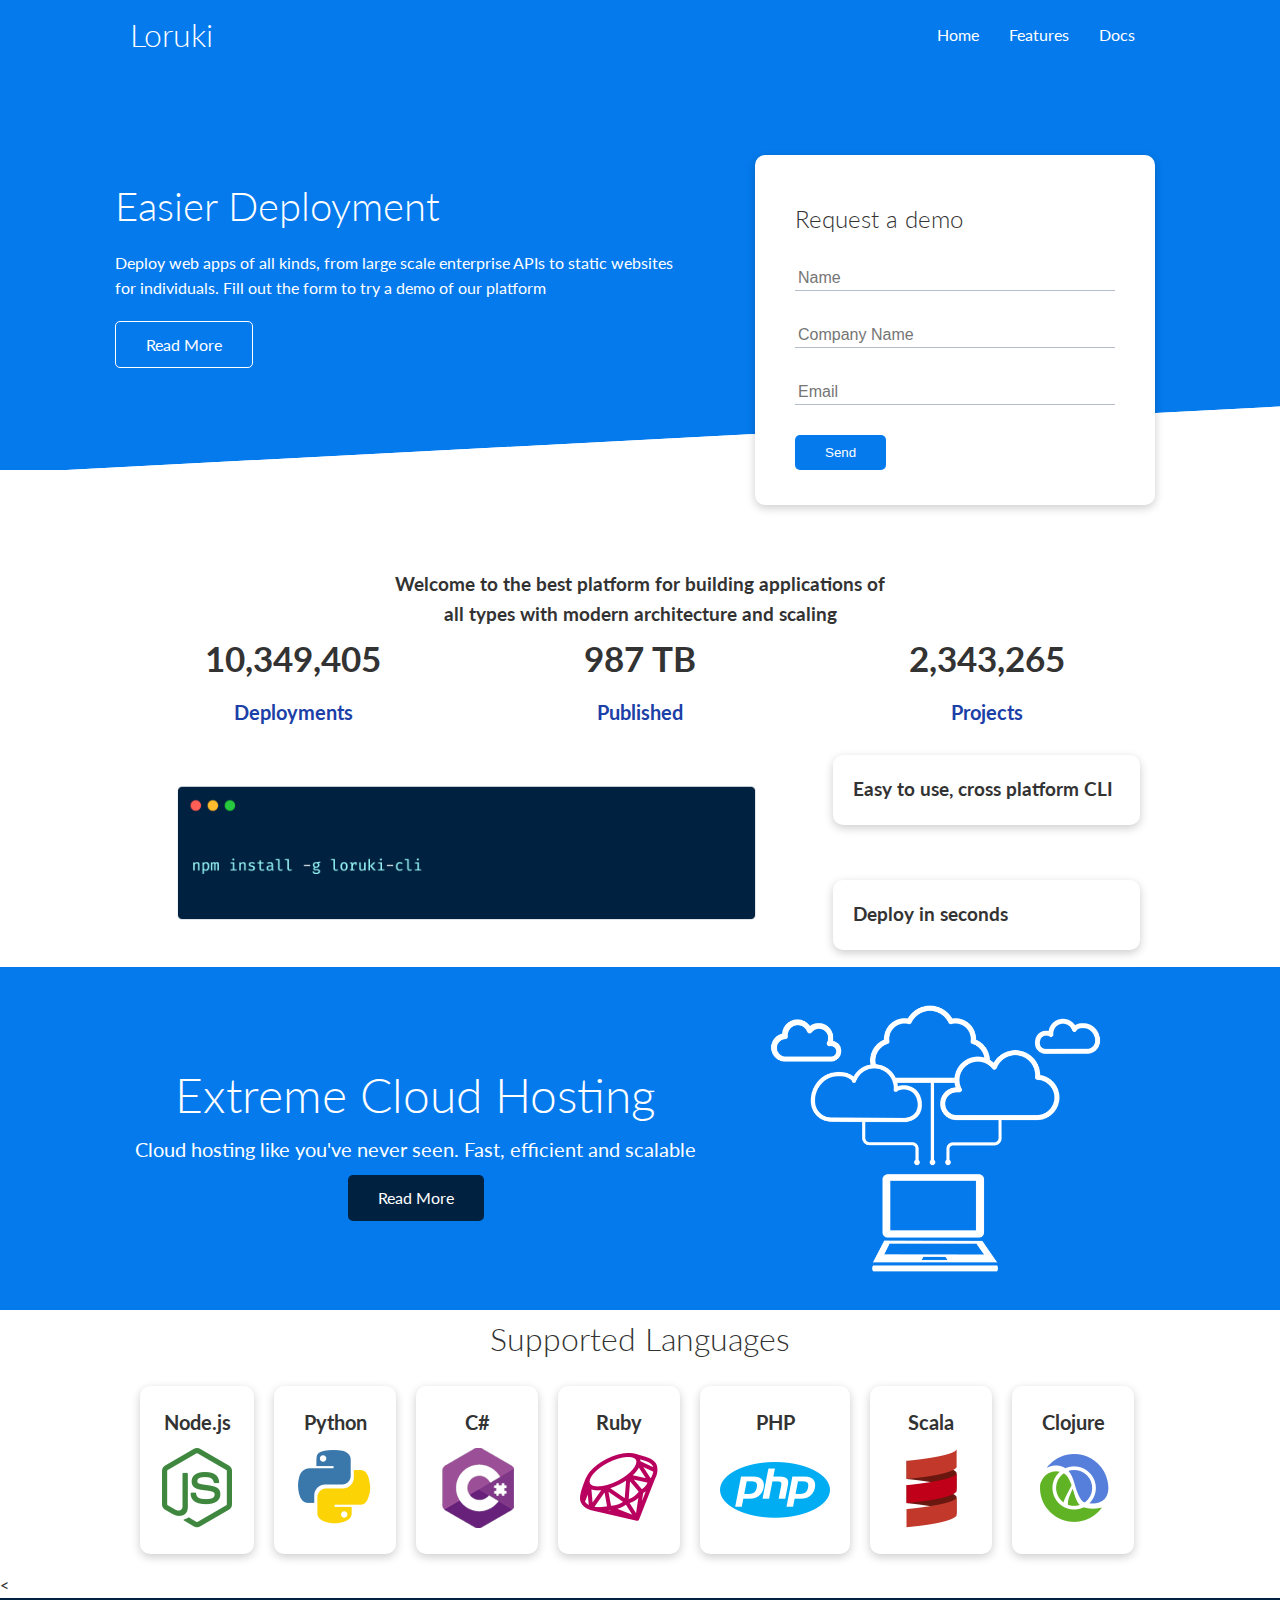
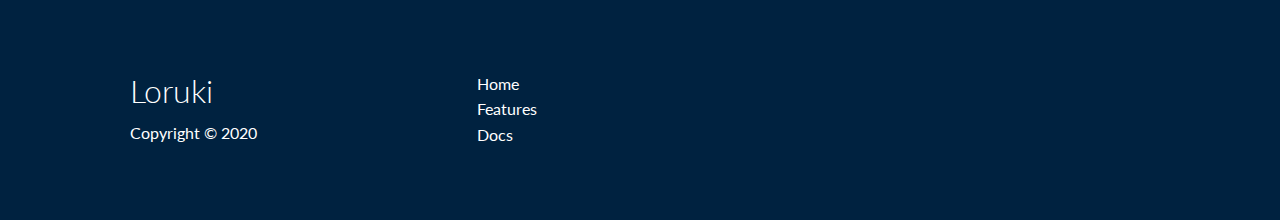
<file: index.html>
<!DOCTYPE html>
<html lang="en">
  <head>
    <meta charset="UTF-8" />
    <meta name="viewport" content="width=device-width, initial-scale=1.0" />
    <link
      rel="stylesheet"
      href="https://cdnjs.cloudflare.com/ajax/libs/font-awesome/5.15.1/css/all.min.css"
      integrity="sha512-+4zCK9k+qNFUR5X+cKL9EIR+ZOhtIloNl9GIKS57V1MyNsYpYcUrUeQc9vNfzsWfV28IaLL3i96P9sdNyeRssA=="
      crossorigin="anonymous"
    />
    <link rel="stylesheet" href="css/utilities.css" />
    <link rel="stylesheet" href="css/style.css" />
    <title>Loruki | Cloud Hosting For Everyone</title>
  </head>
  <body>
    <!--Navbar-->
    <div class="navbar">
      <div class="container flex">
        <h1 class="logo">Loruki</h1>
        <nav>
          <ul>
            <li><a href="index.html">Home</a></li>
            <li><a href="features.html">Features</a></li>
            <li><a href="docs.html">Docs</a></li>
          </ul>
        </nav>
      </div>
    </div>

    <!-- Showcase-->
    <section class="showcase">
      <div class="container grid">
        <div class="showcase-text">
          <h1>Easier Deployment</h1>
          <p>
            Deploy web apps of all kinds, from large scale enterprise APIs to
            static websites for individuals. Fill out the form to try a demo of
            our platform
          </p>
          <a href="features.html" class="btn btn-outline">Read More</a>
        </div>

        <div class="showcase-form card">
          <h2>Request a demo</h2>
          <form>
            <div class="form-control">
              <input type="text" name="name" placeholder="Name" required />
            </div>
            <div class="form-control">
              <input
                type="text"
                name="company"
                placeholder="Company Name"
                required
              />
            </div>
            <div class="form-control">
              <input type="email" name="email" placeholder="Email" required />
            </div>
            <input type="submit" value="Send" class="btn btn-primary" />
          </form>
        </div>
      </div>
    </section>

    <!-- Stats-->
    <section class="stats">
      <div class="container">
        <h3 class="stats-heading text-center my-1">
          Welcome to the best platform for building applications of all types
          with modern architecture and scaling
        </h3>

        <div class="grid grid-3 text-center my-4">
          <div>
            <i class="fas fa-server fa-3x"></i>
            <h3>10,349,405</h3>
            <p class="text-secondary">Deployments</p>
          </div>
          <div>
            <i class="fas fa-server fa-3x"></i>
            <h3>987 TB</h3>
            <p class="text-secondary">Published</p>
          </div>
          <div>
            <i class="fas fa-project-diagram fa-3x"></i>
            <h3>2,343,265</h3>
            <p class="text-secondary">Projects</p>
          </div>
        </div>
      </div>
    </section>

    <!--Cli-->
    <section class="cli">
      <div class="container grid">
        <img src="images/cli.png" alt="" />
        <div class="card">
          <h3>Easy to use, cross platform CLI</h3>
        </div>
        <div class="card">
          <h3>Deploy in seconds</h3>
        </div>
      </div>
    </section>

    <!-- Cloud-->
    <section class="cloud bg-primary my-2 py-2">
      <div class="container grid">
        <div class="text-center">
          <h2 class="lg">Extreme Cloud Hosting</h2>
          <p class="lead my-1">
            Cloud hosting like you've never seen. Fast, efficient and scalable
          </p>
          <a href="features.html" class="btn btn-dark">Read More</a>
        </div>
        <img src="images/cloud.png" alt="" />
      </div>
    </section>

    <!--Languages-->
    <section class="languages">
      <h2 class="md text-center my-2">Supported Languages</h2>
      <div class="container flex">
        <div class="card">
          <h4>Node.js</h4>
          <img src="images/logos/node.png" alt="node" />
        </div>
        <div class="card">
          <h4>Python</h4>
          <img src="images/logos/python.png" alt="python" />
        </div>
        <div class="card">
          <h4>C#</h4>
          <img src="images/logos/csharp.png" alt="C#" />
        </div>
        <div class="card">
          <h4>Ruby</h4>
          <img src="images/logos/ruby.png" alt="Ruby" />
        </div>
        <div class="card">
          <h4>PHP</h4>
          <img src="images/logos/php.png" alt="php" />
        </div>
        <div class="card">
          <h4>Scala</h4>
          <img src="images/logos/scala.png" alt="scala" />
        </div>
        <div class="card">
          <h4>Clojure</h4>
          <img src="images/logos/clojure.png" alt="clojure" />
        </div>
      </div>
    </section>

    <<!-- Footer -->
    <footer class="footer bg-dark py-5">
      <div class="container grid grid-3">
        <div>
          <h1>Loruki</h1>
          <p>Copyright &copy; 2020</p>
        </div>
        <nav>
          <ul>
            <li><a href="index.html">Home</a></li>
            <li><a href="features.html">Features</a></li>
            <li><a href="docs.html">Docs</a></li>
          </ul>
        </nav>
        <div class="social">
          <a href="#"><i class="fab fa-github fa-2x"></i></a>
          <a href="#"><i class="fab fa-facebook fa-2x"></i></a>
          <a href="#"><i class="fab fa-instagram fa-2x"></i></a>
          <a href="#"><i class="fab fa-twitter fa-2x"></i></a>
        </div>
      </div>
    </footer>
  </body>
</html>
</file>
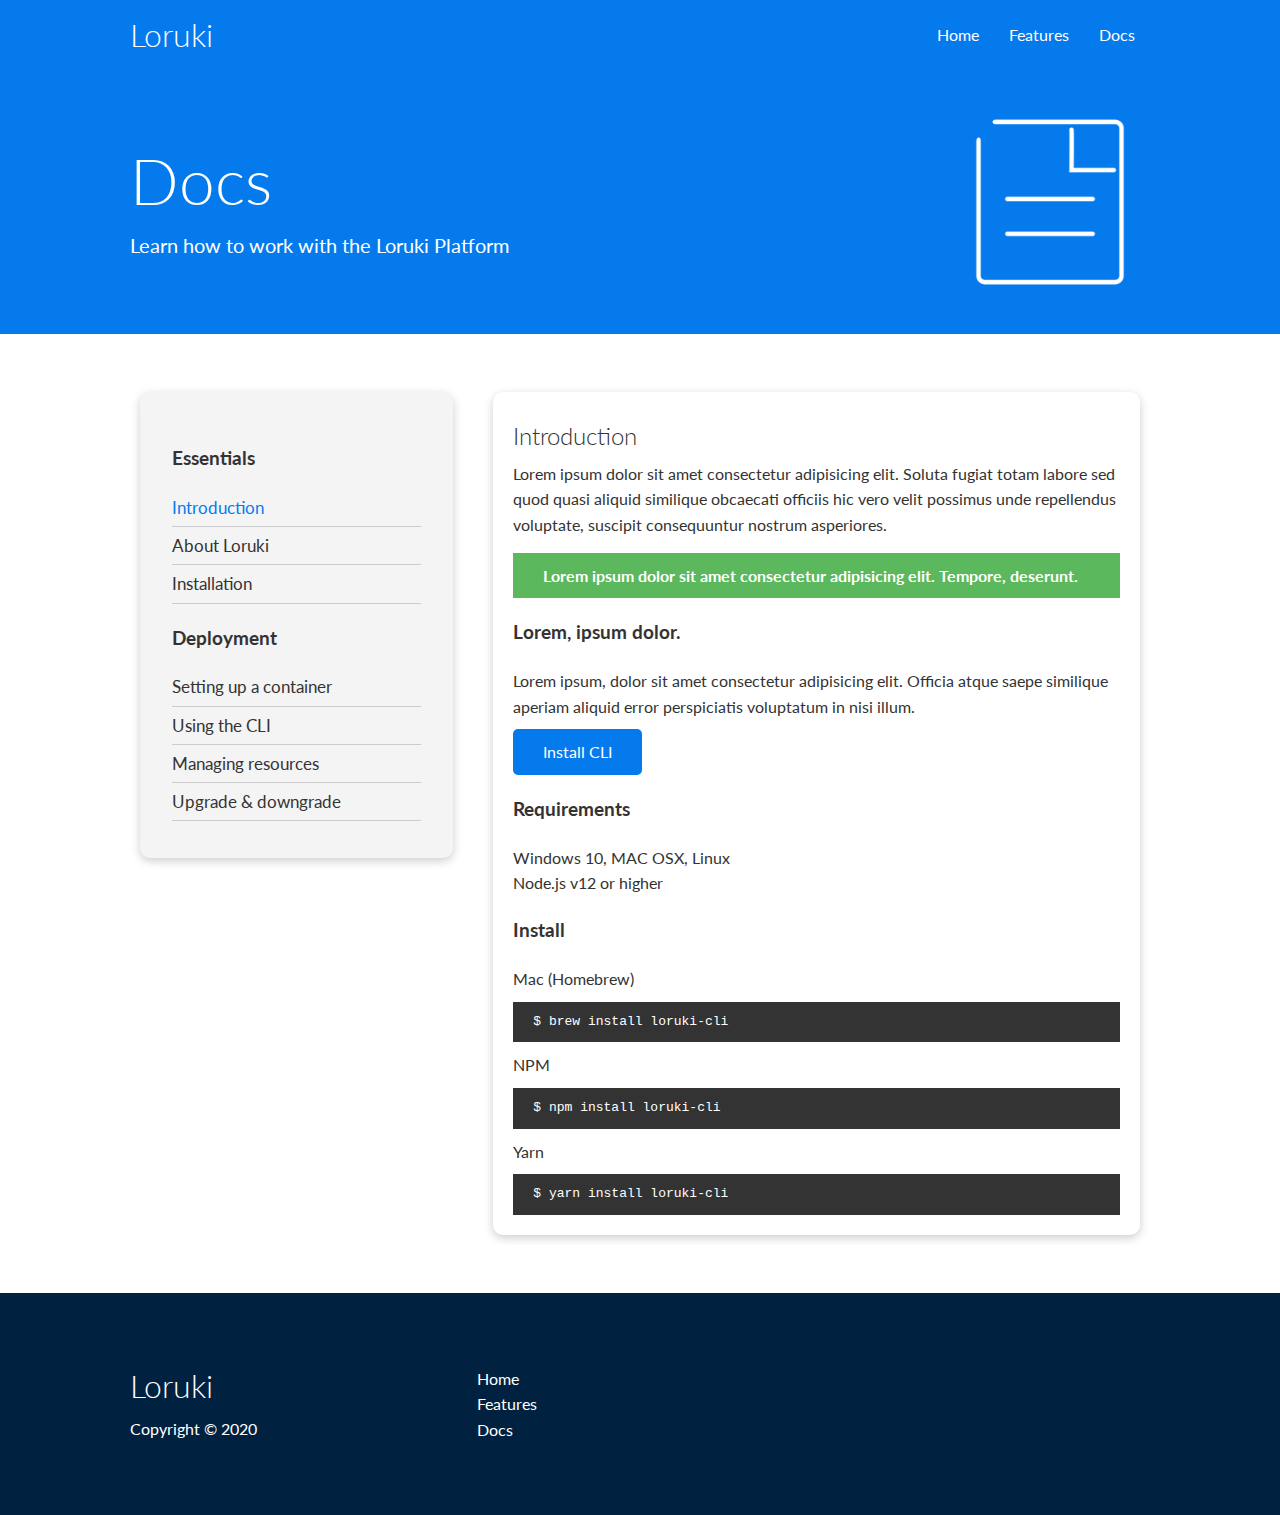
<file: docs.html>
<!DOCTYPE html>
<html lang="en">
  <head>
    <meta charset="UTF-8" />
    <meta name="viewport" content="width=device-width, initial-scale=1.0" />
    <link
      rel="stylesheet"
      href="https://cdnjs.cloudflare.com/ajax/libs/font-awesome/5.15.1/css/all.min.css"
      integrity="sha512-+4zCK9k+qNFUR5X+cKL9EIR+ZOhtIloNl9GIKS57V1MyNsYpYcUrUeQc9vNfzsWfV28IaLL3i96P9sdNyeRssA=="
      crossorigin="anonymous"
    />
    <link rel="stylesheet" href="css/utilities.css" />
    <link rel="stylesheet" href="css/style.css" />
    <title>Loruki | Cloud Hosting For Everyone</title>
  </head>
  <body>
    <!--Navbar-->
    <div class="navbar">
      <div class="container flex">
        <h1 class="logo">Loruki</h1>
        <nav>
          <ul>
            <li><a href="index.html">Home</a></li>
            <li><a href="features.html">Features</a></li>
            <li><a href="docs.html">Docs</a></li>
          </ul>
        </nav>
      </div>
    </div>

    <!--Head-->
    <section class="docs-head bg-primary py-3">
      <div class="container grid">
        <div>
          <h1 class="xl">Docs</h1>
          <p class="lead">Learn how to work with the Loruki Platform</p>
        </div>
        <img src="images/docs.png" alt="" />
      </div>
    </section>

    <!--Docs main-->
    <section class="docs-main py-4">
      <div class="container grid">
        <div class="card bg-light p-3">
          <h3 class="my-2">Essentials</h3>
          <nav>
            <ul>
              <li><a class="text-primary" href="#">Introduction</a></li>
              <li><a href="#">About Loruki</a></li>
              <li><a href="#">Installation</a></li>
            </ul>
          </nav>

          <h3 class="my-2">Deployment</h3>
          <nav>
            <ul>
              <li><a href="#">Setting up a container</a></li>
              <li><a href="#">Using the CLI</a></li>
              <li><a href="#">Managing resources</a></li>
              <li><a href="#">Upgrade & downgrade</a></li>
            </ul>
          </nav>
        </div>
        <div class="card">
          <h2>Introduction</h2>
          <p>
            Lorem ipsum dolor sit amet consectetur adipisicing elit. Soluta
            fugiat totam labore sed quod quasi aliquid similique obcaecati
            officiis hic vero velit possimus unde repellendus voluptate,
            suscipit consequuntur nostrum asperiores.
          </p>
          <div class="alert alert-success">
            <i class="fas fa-info"></i> Lorem ipsum dolor sit amet consectetur
            adipisicing elit. Tempore, deserunt.
          </div>

          <h3>Lorem, ipsum dolor.</h3>

          <p>
            Lorem ipsum, dolor sit amet consectetur adipisicing elit. Officia
            atque saepe similique aperiam aliquid error perspiciatis voluptatum
            in nisi illum.
          </p>
          <a href="" class="btn btn-primary">Install CLI</a>

          <h3>Requirements</h3>
          <ul>
            <li>Windows 10, MAC OSX, Linux</li>
            <li>Node.js v12 or higher</li>
          </ul>

          <h3>Install</h3>
          <p>Mac (Homebrew)</p>
          <pre><code>$ brew install loruki-cli</code></pre>
          <p>NPM</p>
          <pre><code>$ npm install loruki-cli</code></pre>
          <p>Yarn</p>
          <pre><code>$ yarn install loruki-cli</code></pre>
        </div>
      </div>
    </section>

    <!-- Footer -->
    <footer class="footer bg-dark py-5">
      <div class="container grid grid-3">
        <div>
          <h1>Loruki</h1>
          <p>Copyright &copy; 2020</p>
        </div>
        <nav>
          <ul>
            <li><a href="index.html">Home</a></li>
            <li><a href="features.html">Features</a></li>
            <li><a href="docs.html">Docs</a></li>
          </ul>
        </nav>
        <div class="social">
          <a href="#"><i class="fab fa-github fa-2x"></i></a>
          <a href="#"><i class="fab fa-facebook fa-2x"></i></a>
          <a href="#"><i class="fab fa-instagram fa-2x"></i></a>
          <a href="#"><i class="fab fa-twitter fa-2x"></i></a>
        </div>
      </div>
    </footer>
  </body>
</html>
</file>
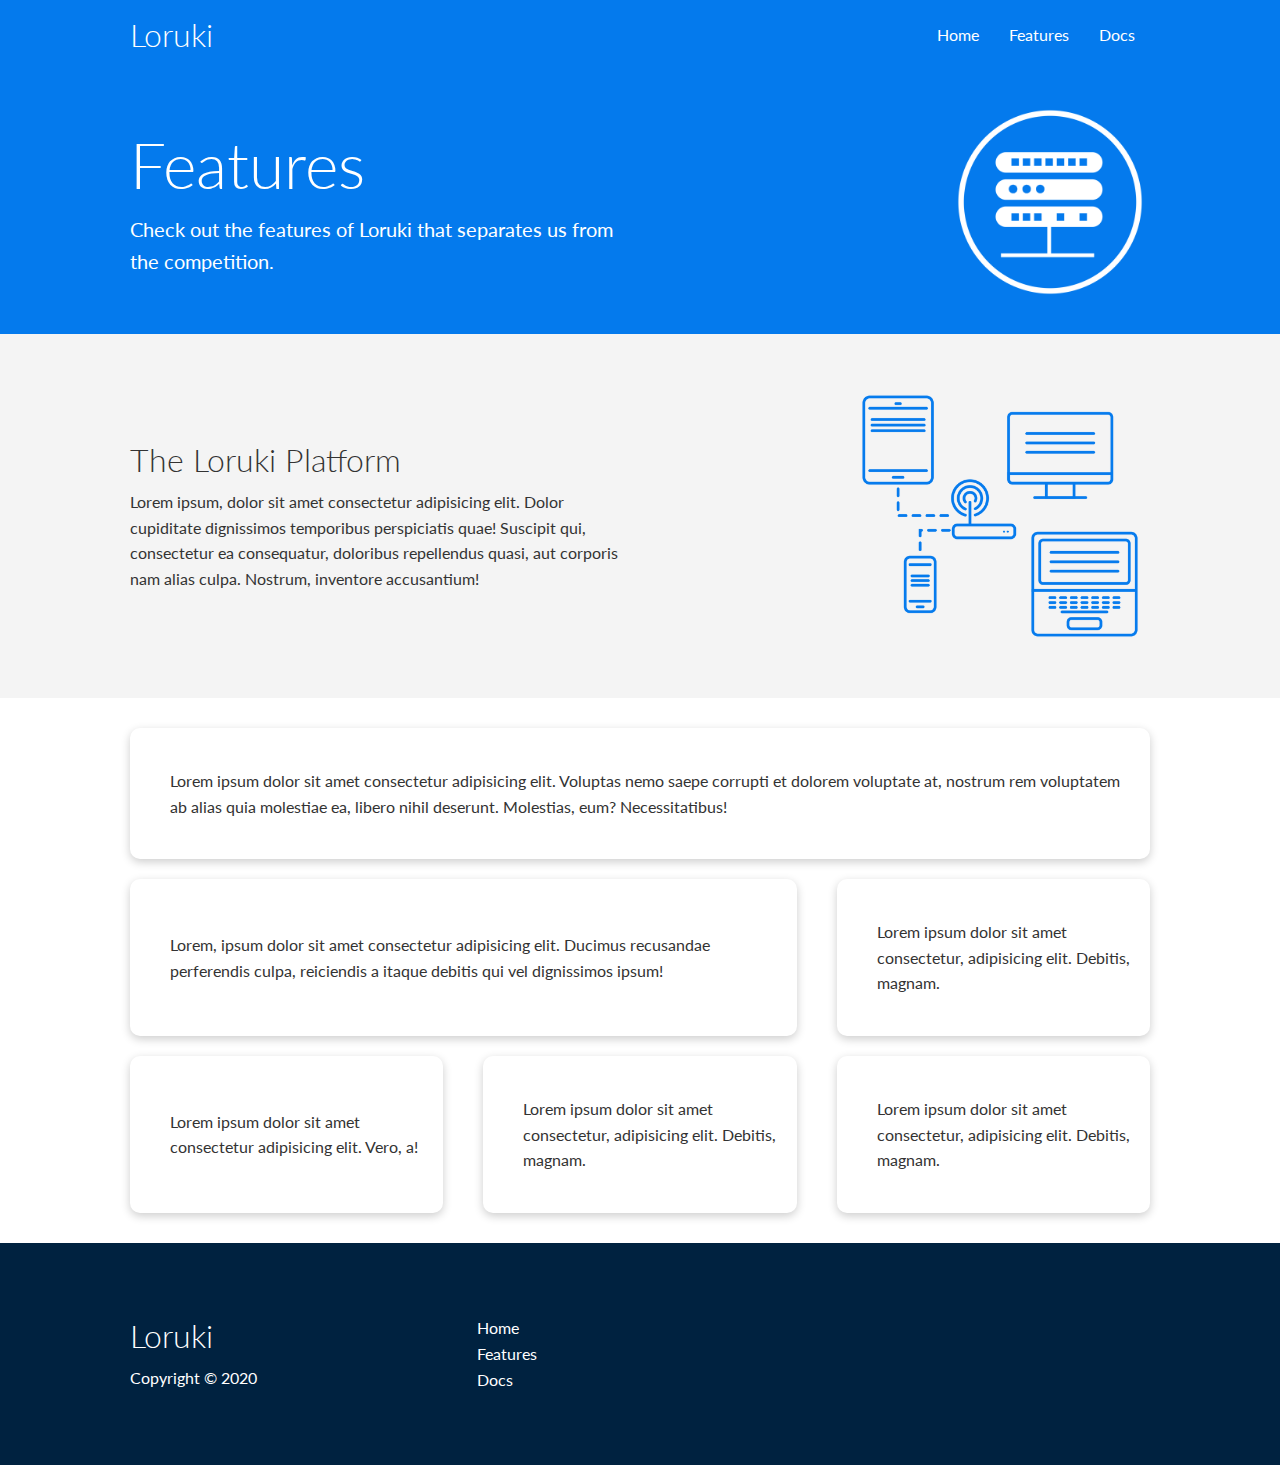
<file: features.html>
<!DOCTYPE html>
<html lang="en">
  <head>
    <meta charset="UTF-8" />
    <meta name="viewport" content="width=device-width, initial-scale=1.0" />
    <link
      rel="stylesheet"
      href="https://cdnjs.cloudflare.com/ajax/libs/font-awesome/5.15.1/css/all.min.css"
      integrity="sha512-+4zCK9k+qNFUR5X+cKL9EIR+ZOhtIloNl9GIKS57V1MyNsYpYcUrUeQc9vNfzsWfV28IaLL3i96P9sdNyeRssA=="
      crossorigin="anonymous"
    />
    <link rel="stylesheet" href="css/utilities.css" />
    <link rel="stylesheet" href="css/style.css" />
    <title>Loruki | Cloud Hosting For Everyone</title>
  </head>
  <body>
    <!--Navbar-->
    <div class="navbar">
      <div class="container flex">
        <h1 class="logo">Loruki</h1>
        <nav>
          <ul>
            <li><a href="index.html">Home</a></li>
            <li><a href="features.html">Features</a></li>
            <li><a href="docs.html">Docs</a></li>
          </ul>
        </nav>
      </div>
    </div>

    <!--Head-->
    <section class="features-head bg-primary py-3">
      <div class="container grid">
        <div>
          <h1 class="xl">Features</h1>
          <p class="lead">
            Check out the features of Loruki that separates us from the
            competition.
          </p>
        </div>
        <img src="images/server.png" alt="" />
      </div>
    </section>

    <!-- Sub head -->
    <section class="features-sub-head bg-light py-3">
      <div class="container grid">
        <div>
          <h1 class="md">The Loruki Platform</h1>
          <p>
            Lorem ipsum, dolor sit amet consectetur adipisicing elit. Dolor
            cupiditate dignissimos temporibus perspiciatis quae! Suscipit qui,
            consectetur ea consequatur, doloribus repellendus quasi, aut
            corporis nam alias culpa. Nostrum, inventore accusantium!
          </p>
        </div>
        <img src="images/server2.png" alt="" />
      </div>
    </section>

    <section class="features-main my-2">
      <div class="container grid grid-3">
        <div class="card flex">
          <i class="fas fa-server fa-3x"></i>
          <p>
            Lorem ipsum dolor sit amet consectetur adipisicing elit. Voluptas
            nemo saepe corrupti et dolorem voluptate at, nostrum rem voluptatem
            ab alias quia molestiae ea, libero nihil deserunt. Molestias, eum?
            Necessitatibus!
          </p>
        </div>
        <div class="card flex">
          <i class="fas fa-network-wired fa-3x"></i>
          <p>
            Lorem, ipsum dolor sit amet consectetur adipisicing elit. Ducimus
            recusandae perferendis culpa, reiciendis a itaque debitis qui vel
            dignissimos ipsum!
          </p>
        </div>
        <div class="card flex">
          <i class="fas fa-laptop-code fa-3x"></i>
          <p>
            Lorem ipsum dolor sit amet consectetur, adipisicing elit. Debitis,
            magnam.
          </p>
        </div>
        <div class="card flex">
          <i class="fas fa-database fa-3x"></i>
          <p>
            Lorem ipsum dolor sit amet consectetur adipisicing elit. Vero, a!
          </p>
        </div>
        <div class="card flex">
          <i class="fas fa-power-off fa-3x"></i>
          <p>
            Lorem ipsum dolor sit amet consectetur, adipisicing elit. Debitis,
            magnam.
          </p>
        </div>
        <div class="card flex">
          <i class="fas fa-upload fa-3x"></i>
          <p>
            Lorem ipsum dolor sit amet consectetur, adipisicing elit. Debitis,
            magnam.
          </p>
        </div>
      </div>
    </section>

    <!-- Footer -->
    <footer class="footer bg-dark py-5">
      <div class="container grid grid-3">
        <div>
          <h1>Loruki</h1>
          <p>Copyright &copy; 2020</p>
        </div>
        <nav>
          <ul>
            <li><a href="index.html">Home</a></li>
            <li><a href="features.html">Features</a></li>
            <li><a href="docs.html">Docs</a></li>
          </ul>
        </nav>
        <div class="social">
          <a href="#"><i class="fab fa-github fa-2x"></i></a>
          <a href="#"><i class="fab fa-facebook fa-2x"></i></a>
          <a href="#"><i class="fab fa-instagram fa-2x"></i></a>
          <a href="#"><i class="fab fa-twitter fa-2x"></i></a>
        </div>
      </div>
    </footer>
  </body>
</html>
</file>
<file: css/utilities.css>
.container {
  max-width: 1100px;
  margin: 0 auto;
  overflow: auto;
  padding: 0 40px;
}

.card {
  background-color: #fff;
  color: #333;
  border-radius: 10px;
  box-shadow: 0 3px 10px rgba(0, 0, 0, 0.2);
  padding: 20px;
  margin: 10px;
}

.btn {
  display: inline-block;
  padding: 10px 30px;
  cursor: pointer;
  background: var(--primary-color);
  color: #fff;
  border: none;
  border-radius: 5px;
}

.btn-outline {
  background-color: transparent;
  border: 1px #fff solid;
}

.btn:hover {
  transform: scale(0.98);
}

/* Backgrounds & colored buttons */
.bg-primary,
.btn-primary {
  background-color: var(--primary-color);
  color: #fff;
}

.bg-secondary,
.btn-secondary {
  background-color: var(--secondary-color);
  color: #fff;
}

.bg-dark,
.btn-dark {
  background-color: var(--dark-color);
  color: #fff;
}

.bg-light,
.btn-light {
  background-color: var(--light-color);
  color: #333;
}

.bg-primary a,
.btn-primary a,
.bg-secondary a,
.btn-secondary a,
.bg-dark a,
.btn-dark a {
  color: #fff;
}

/* Text colors */
.text-primary {
  color: var(--primary-color);
}

.text-secondary {
  color: var(--secondary-color);
}

.text-dark {
  color: var(--dark-color);
}

.text-light {
  color: var(--light-color);
}

/* Text sizes */
.lead {
  font-size: 20px;
}

.sm {
  font-size: 1rem;
}

.md {
  font-size: 2rem;
}

.lg {
  font-size: 3rem;
}

.xl {
  font-size: 4rem;
}

.text-center {
  text-align: center;
}

/* Alert */
.alert {
  background-color: var(--light-color);
  padding: 10px 20px;
  font-weight: bold;
  margin: 15px 0;
}

.alert i {
  margin-right: 10px;
}

.alert-success {
  background-color: var(--success-color);
  color: #fff;
}

.alert-error {
  background-color: var(--error-color);
  color: #fff;
}

.flex {
  display: flex;
  align-items: center;
  height: 100%;
}

.grid {
  display: grid;
  grid-template-columns: repeat(2, 1fr);
  gap: 20px;
  justify-content: center;
  align-items: center;
  height: 100%;
}

.grid-3 {
  grid-template-columns: repeat(3, 1fr);
}

/* Margin */

.py-1 {
  padding: 1rem 0;
}

.py-2 {
  padding: 1.5rem 0;
}

.py-3 {
  padding: 2rem 0;
}

.py-4 {
  padding: 3rem 0;
}

.py-5 {
  padding: 4rem 0;
}

.p-1 {
  padding: 1rem;
}

.p-2 {
  padding: 1.5rem;
}

.p-3 {
  padding: 2rem;
}

.p-4 {
  padding: 3rem;
}

.p-5 {
  padding: 4rem;
}
</file>
<file: css/style.css>
@import url("https://fonts.googleapis.com/css2?family=Lato:wght@300&display=swap");

:root {
  --primary-color: #047aed;
  --secondary-color: #1c3fa8;
  --dark-color: #002240;
  --light-color: #f4f4f4;
  --success-color: #5cb85c;
  --error-color: #d9534f;
}

* {
  box-sizing: border-box;
  padding: 0;
  margin: 0;
}

body {
  font-family: "Lato", "sans-serif";
  color: #333;
  line-height: 1.6;
}

ul {
  list-style-type: none;
}

a {
  text-decoration: none;
  color: #333;
}

h1,
h2 {
  font-weight: 300;
  line-height: 1.2;
  margin: 10px 0;
}

p {
  margin: 10px 0;
}

img {
  width: 100%;
}

code,
pre {
  background: #333;
  color: #fff;
  padding: 10px;
}

/* Showcase */
.showcase {
  height: 400px;
  background-color: var(--primary-color);
  color: #fff;
  position: relative;
}

.showcase h1 {
  font-size: 40px;
}

.showcase p {
  margin: 20px 0;
}

.showcase .grid {
  overflow: visible;
  grid-template-columns: 55% 45%;
  gap: 30px;
}

.showcase-text {
  animation: slideInFromLeft 1s ease-in;
}

.showcase-form {
  position: relative;
  top: 60px;
  height: 350px;
  width: 400px;
  padding: 40px;
  z-index: 100;
  justify-self: flex-end;
  animation: slideInFromRight 1s ease-in;
}

.showcase-form .form-control {
  margin: 30px 0;
}

.showcase-form input[type="text"],
.showcase-form input[type="email"] {
  border: 0;
  border-bottom: 1px solid #b4becb;
  width: 100%;
  padding: 3px;
  font-size: 16px;
}

.showcase-form input:focus {
  outline: none;
}

.showcase::before,
.showcase::after {
  content: "";
  position: absolute;
  height: 100px;
  bottom: -70px;
  right: 0;
  left: 0;
  background: #fff;
  transform: skewY(-3deg);
  -webkit-transform: skewY(-3deg);
  -moz-transform: skewY(-3deg);
  -ms-transform: skewY(-3deg);
}

/* Stats */
.stats {
  padding-top: 100px;
  animation: slideInFromBottom 1s ease-in;
}

.stats-heading {
  max-width: 500px;
  margin: auto;
}

.stats .grid h3 {
  font-size: 35px;
}

.stats .grid p {
  font-size: 20px;
  font-weight: bold;
}

/* CLI */
.cli .grid {
  grid-template-columns: repeat(3, 1fr);
  grid-template-rows: repeat(2, 1fr);
}

.cli .grid > *:first-child {
  grid-column: 1 / span 2;
  grid-row: 1 / span 2;
}

.navbar {
  background-color: var(--primary-color);
  color: #fff;
  height: 70px;
}

.navbar ul {
  display: flex;
}

.navbar a {
  color: #fff;
  padding: 10px;
  margin: 0 5px;
}

.navbar a:hover {
  border-bottom: 2px #fff solid;
}

.navbar .flex {
  justify-content: space-between;
}

/* Cloud */
.cloud .grid {
  grid-template-columns: 4fr 3fr;
}

/* Languages */

.languages .flex {
  flex-wrap: wrap;
}

.languages .card {
  text-align: center;
  margin: 18px 10px;
  transition: transform 0.2s ease-in;
}

.languages .card h4 {
  font-size: 20px;
  margin-bottom: 10px;
}

.languages .card:hover {
  transform: translateY(-15px);
}

/*Features */
.features-head img,
.docs-head img {
  width: 200px;
  justify-self: flex-end;
}

.features-sub-head img {
  width: 300px;
  justify-self: flex-end;
}

.features-main .card > i {
  margin-right: 20px;
}

.features-main .grid {
  padding: 30px;
}

.features-main .grid > *:first-child {
  grid-column: 1 / span 3;
}

.features-main .grid > *:nth-child(2) {
  grid-column: 1 / span 2;
}

/* Docs */
.docs-main h3 {
  margin: 20px 0;
}

.docs-main .grid {
  grid-template-columns: 1fr 2fr;
  align-items: flex-start;
}

.docs-main nav li {
  font-size: 17px;
  padding-bottom: 5px;
  margin-bottom: 5px;
  border-bottom: 1px #ccc solid;
}

.docs-main a:hover {
  font-weight: bold;
}

/* Footer */
.footer .social a {
  margin: 0 10px;
}

/* Animations */
@keyframes slideInFromLeft {
  0% {
    transform: translateX(-100%);
  }

  100% {
    transform: translateX(0);
  }
}

@keyframes slideInFromRight {
  0% {
    transform: translateX(100%);
  }

  100% {
    transform: translateX(0);
  }
}

@keyframes slideInFromTop {
  0% {
    transform: translateY(-100%);
  }

  100% {
    transform: translateX(0);
  }
}

@keyframes slideInFromBottom {
  0% {
    transform: translateY(100%);
  }

  100% {
    transform: translateX(0);
  }
}
/* Tablets and under */
@media (max-width: 768px) {
  .grid,
  .showcase .grid,
  .stats .grid,
  .cli .grid,
  .cloud .grid,
  .features-main .grid,
  .docs-main .grid {
    grid-template-columns: 1fr;
    grid-template-rows: 1fr;
  }

  .showcase {
    height: auto;
  }

  hello {
    text-align: center;
    margin-top: 40px;
    animation: slideInFromTop 1s ease-in;
  }

  .showcase-form {
    justify-self: center;
    margin: auto;
    animation: slideInFromBottom 1s ease-in;
  }

  .cli .grid > *:first-child {
    grid-column: 1;
    grid-row: 1;
  }

  .features-head,
  .features-sub-head,
  .docs-head {
    text-align: center;
  }

  .features-head img,
  .features-sub-head img,
  .docs-head img {
    justify-self: center;
  }

  .features-main .grid > *:first-child,
  .features-main .grid > *:nth-child(2) {
    grid-column: 1;
  }
}

/* Mobile */
@media (max-width: 500px) {
  .navbar {
    height: 110px;
  }

  .navbar .flex {
    flex-direction: column;
  }

  .navbar ul {
    padding: 10px;
    background-color: rgba(0, 0, 0, 0.1);
  }
}
</file>
